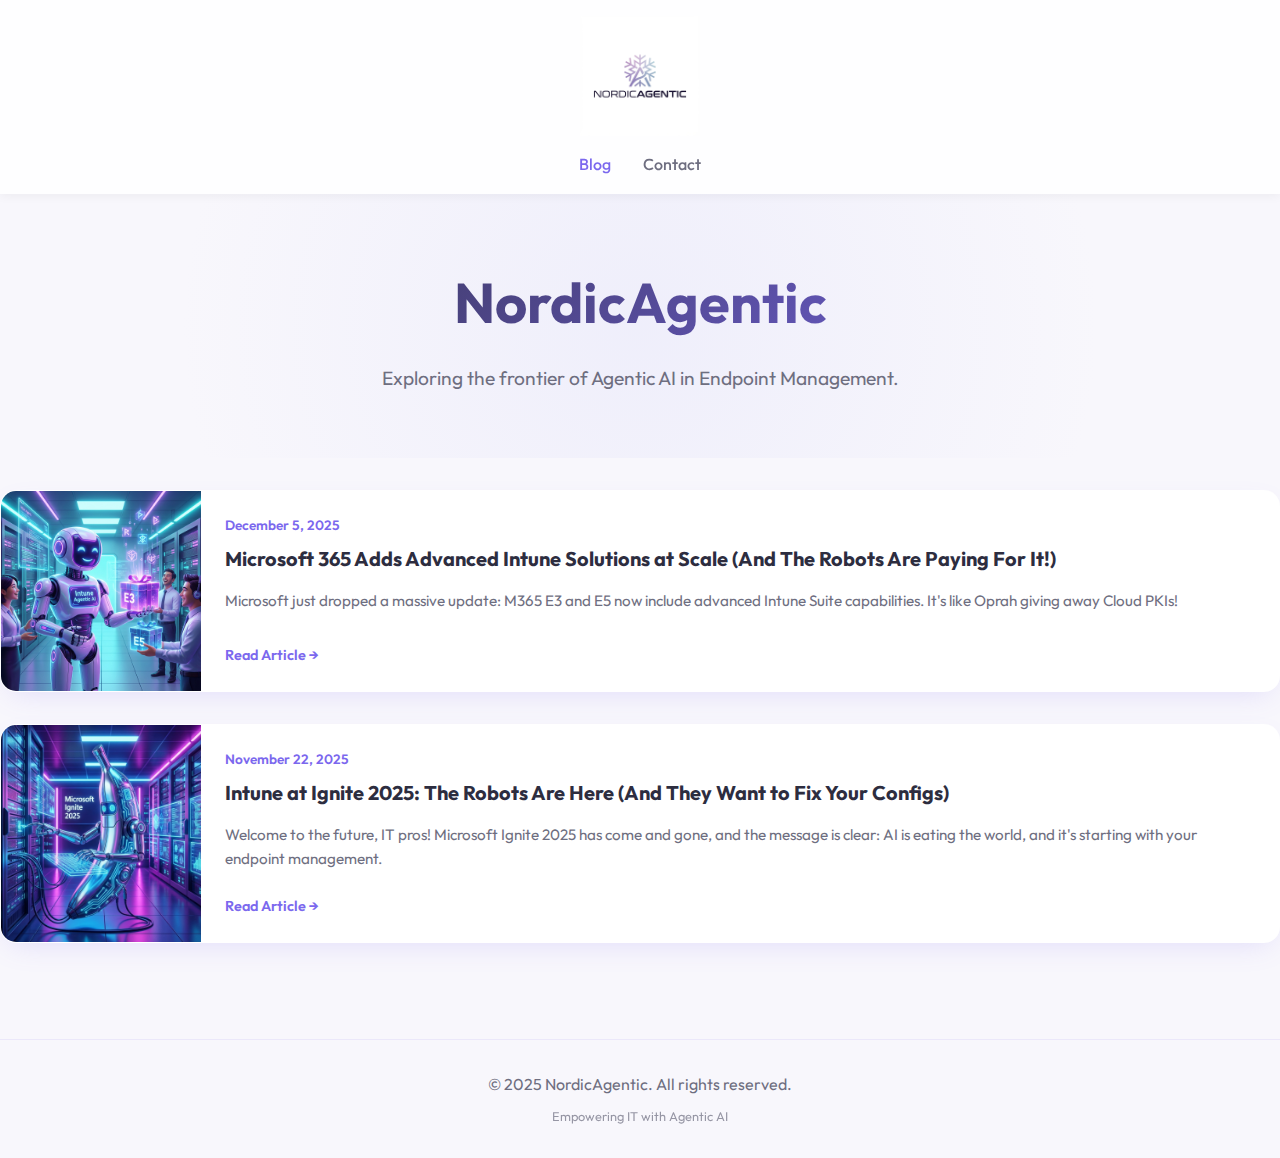
<file: index.html>
<!DOCTYPE html>
<html lang="en">

<head>
    <meta charset="UTF-8">
    <meta name="viewport" content="width=device-width, initial-scale=1.0">
    <title>Home - NordicAgentic</title>
    <link rel="preconnect" href="https://fonts.googleapis.com">
    <link rel="preconnect" href="https://fonts.gstatic.com" crossorigin>
    <link href="https://fonts.googleapis.com/css2?family=Outfit:wght@300;400;600;700&display=swap" rel="stylesheet">
    <link rel="stylesheet" href="assets/css/style.css">
</head>

<body>
    <header>
        <div class="nav-container">
            <a href="index.html" class="logo">
                <img src="assets/images/logo.png" alt="NordicAgentic Logo">
            </a>
            <nav>
                <ul>
                    <li><a href="index.html" class="active">Blog</a></li>
                    <li><a href="contact.html">Contact</a></li>
                </ul>
            </nav>
        </div>
    </header>
    <main>
        <section class="hero">
            <h1>NordicAgentic</h1>
            <p>Exploring the frontier of Agentic AI in Endpoint Management.</p>
        </section>

        <div class="blog-grid">
            <!-- Post 2 (New) -->
            <a href="microsoft-365-intune-scale.html" class="blog-card-link">
                <article class="blog-card">
                    <img src="assets/images/intune_gifts_robot.png" alt="Microsoft 365 Intune Update"
                        class="card-image">
                    <div class="card-content">
                        <span class="card-date">December 5, 2025</span>
                        <h2 class="card-title">Microsoft 365 Adds Advanced Intune Solutions at Scale (And The Robots Are
                            Paying For It!)</h2>
                        <p class="card-excerpt">Microsoft just dropped a massive update: M365 E3 and E5 now include
                            advanced Intune Suite capabilities. It's like Oprah giving away Cloud PKIs!</p>
                        <span class="read-more">Read Article &rarr;</span>
                    </div>
                </article>
            </a>

            <!-- Post 1 -->
            <a href="intune-ignite-2025.html" class="blog-card-link">
                <article class="blog-card">
                    <img src="assets/images/intune-robot.jpg" alt="Intune at Ignite 2025" class="card-image">
                    <div class="card-content">
                        <span class="card-date">November 22, 2025</span>
                        <h2 class="card-title">Intune at Ignite 2025: The Robots Are Here (And They Want to Fix Your
                            Configs)</h2>
                        <p class="card-excerpt">Welcome to the future, IT pros! Microsoft Ignite 2025 has come and gone,
                            and the message is clear: AI is eating the world, and it's starting with your endpoint
                            management.</p>
                        <span class="read-more">Read Article &rarr;</span>
                    </div>
                </article>
            </a>
        </div>
    </main>
    <footer>
        <p>&copy; 2025 NordicAgentic. All rights reserved.</p>
        <p style="font-size: 0.8rem; margin-top: 0.5rem; opacity: 0.7;">Empowering IT with Agentic AI</p>
    </footer>
</body>

</html>
</file>
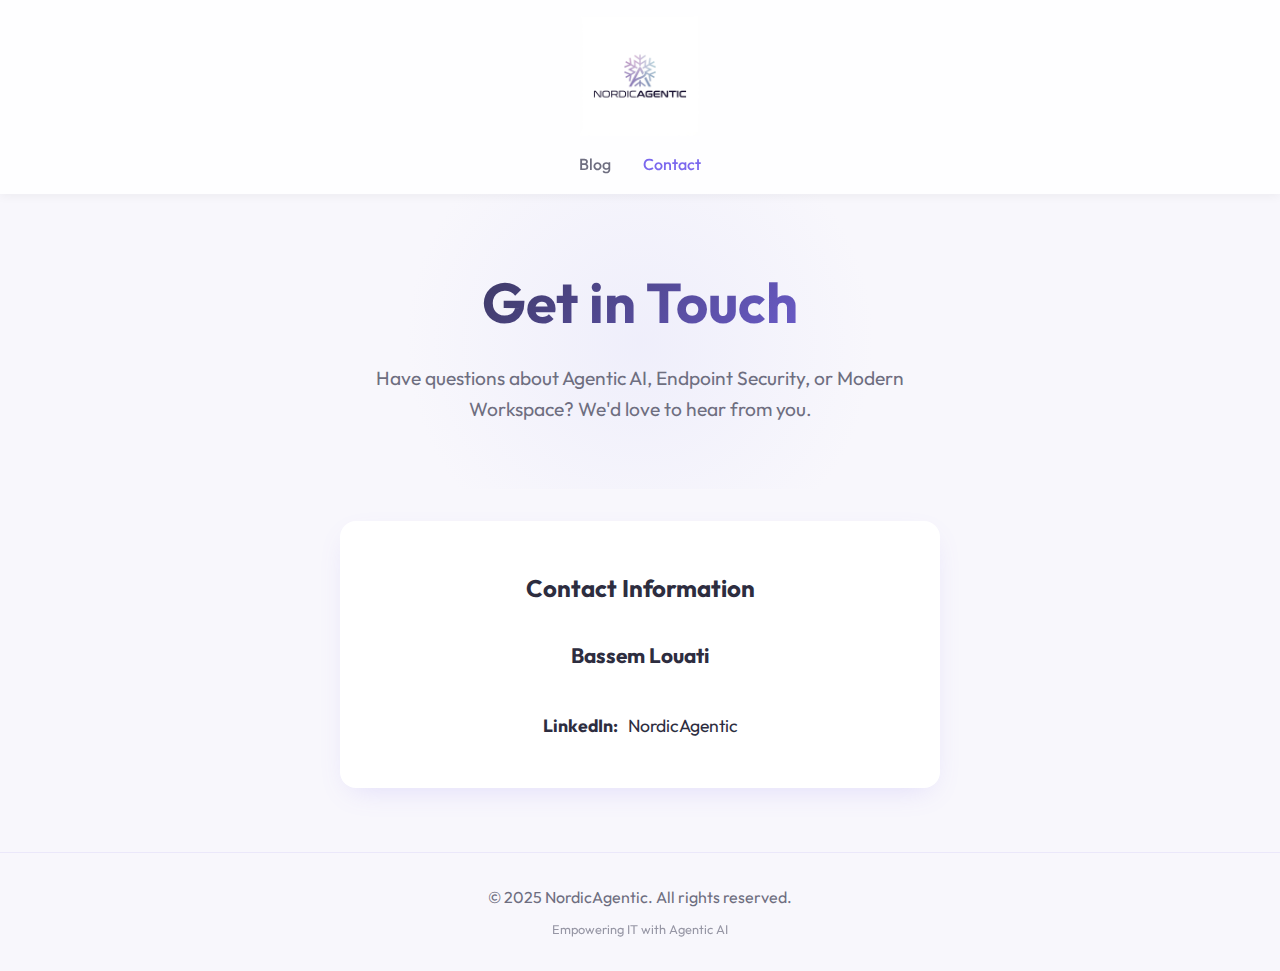
<file: contact.html>
<!DOCTYPE html>
<html lang="en">

<head>
    <meta charset="UTF-8">
    <meta name="viewport" content="width=device-width, initial-scale=1.0">
    <title>Contact - NordicAgentic</title>
    <link rel="preconnect" href="https://fonts.googleapis.com">
    <link rel="preconnect" href="https://fonts.gstatic.com" crossorigin>
    <link href="https://fonts.googleapis.com/css2?family=Outfit:wght@300;400;600;700&display=swap" rel="stylesheet">
    <link rel="stylesheet" href="assets/css/style.css">
</head>

<body>
    <header>
        <div class="nav-container">
            <a href="index.html" class="logo">
                <img src="assets/images/logo.png" alt="NordicAgentic Logo">
            </a>
            <nav>
                <ul>
                    <li><a href="index.html">Blog</a></li>
                    <li><a href="contact.html" class="active">Contact</a></li>
                </ul>
            </nav>
        </div>
    </header>
    <main>
        <div class="contact-container">
            <section class="hero">
                <h1>Get in Touch</h1>
                <p>Have questions about Agentic AI, Endpoint Security, or Modern Workspace? We'd love to hear from you.
                </p>
            </section>

            <div class="contact-card">
                <h2>Contact Information</h2>
                <div class="contact-info">
                    <div class="contact-item" style="font-size: 1.3rem; margin-bottom: 1.5rem;">
                        <strong>Bassem Louati</strong>
                    </div>
                    <div class="contact-item">
                        <strong>LinkedIn:</strong> <a href="https://www.linkedin.com/company/nordicagentic/"
                            target="_blank" rel="noopener noreferrer">NordicAgentic</a>
                    </div>
                </div>
            </div>
        </div>
    </main>
    <footer>
        <p>&copy; 2025 NordicAgentic. All rights reserved.</p>
        <p style="font-size: 0.8rem; margin-top: 0.5rem; opacity: 0.7;">Empowering IT with Agentic AI</p>
    </footer>
</body>

</html>
</file>
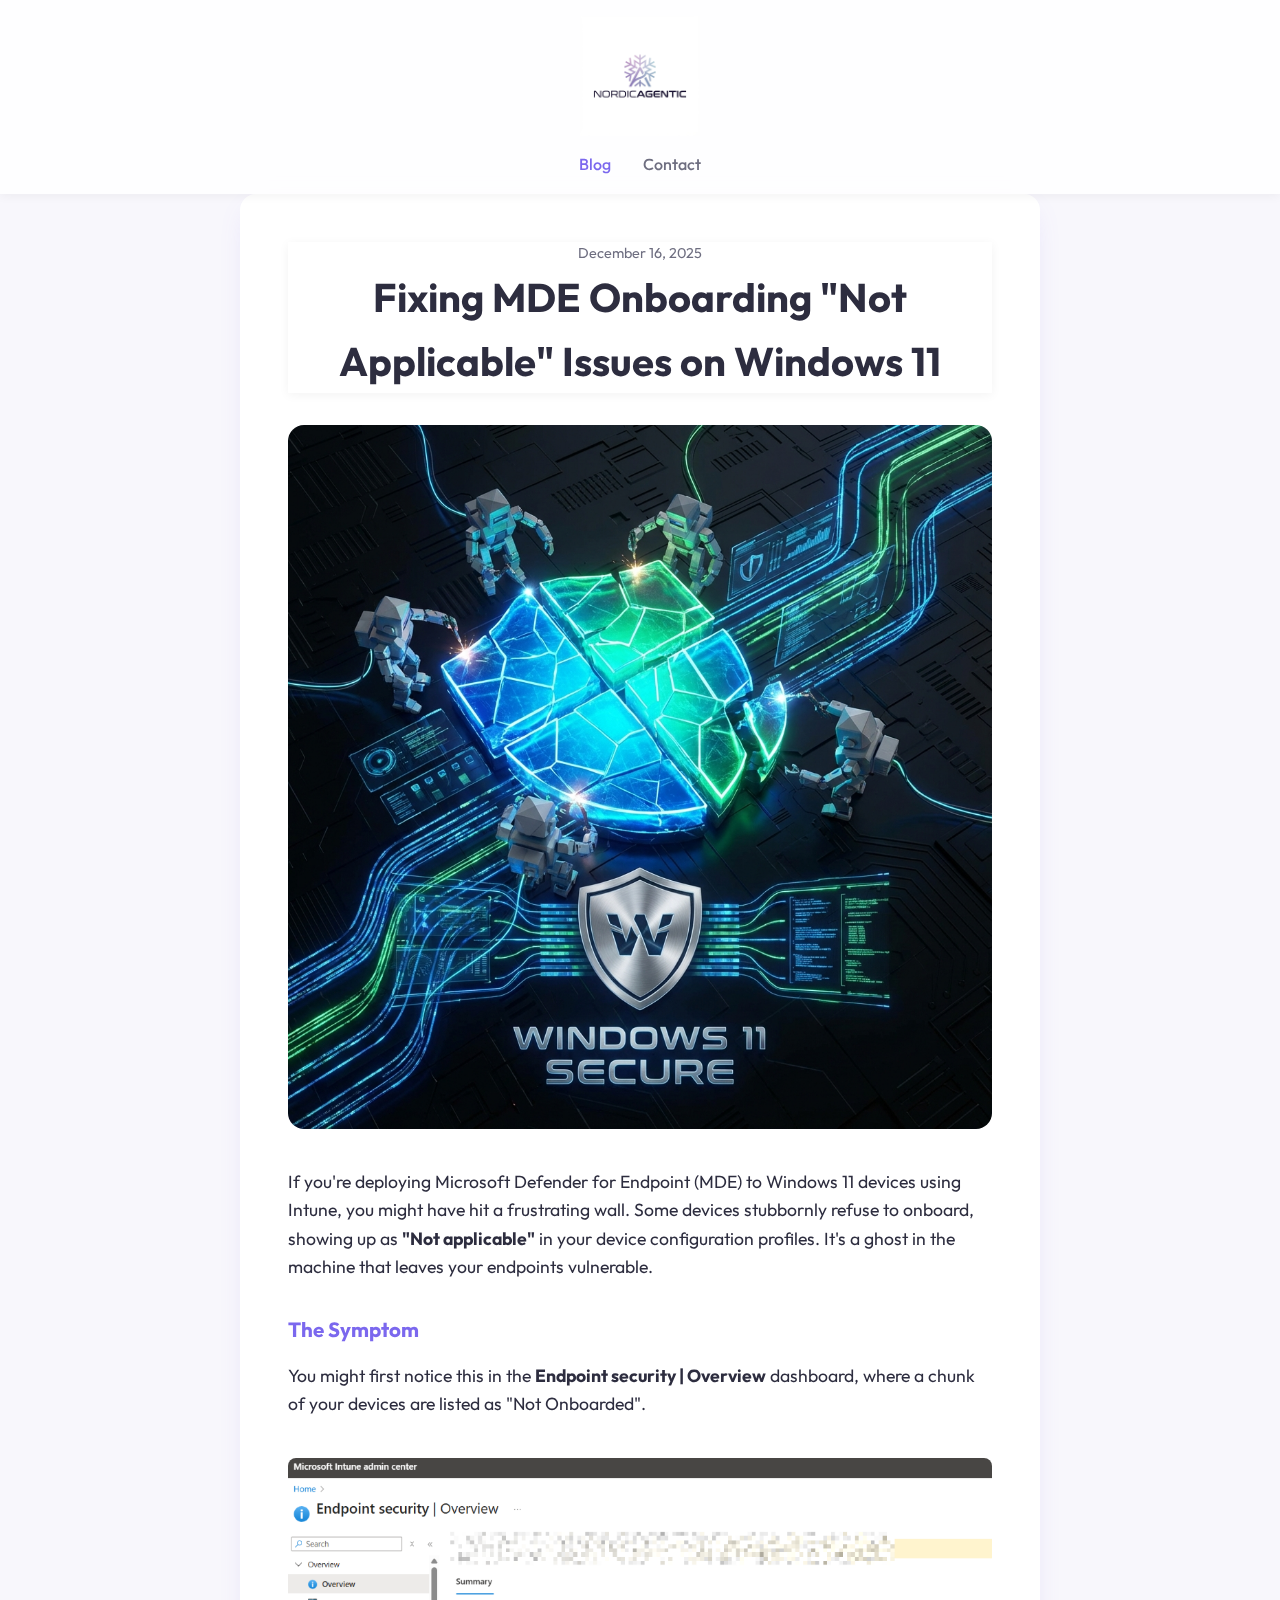
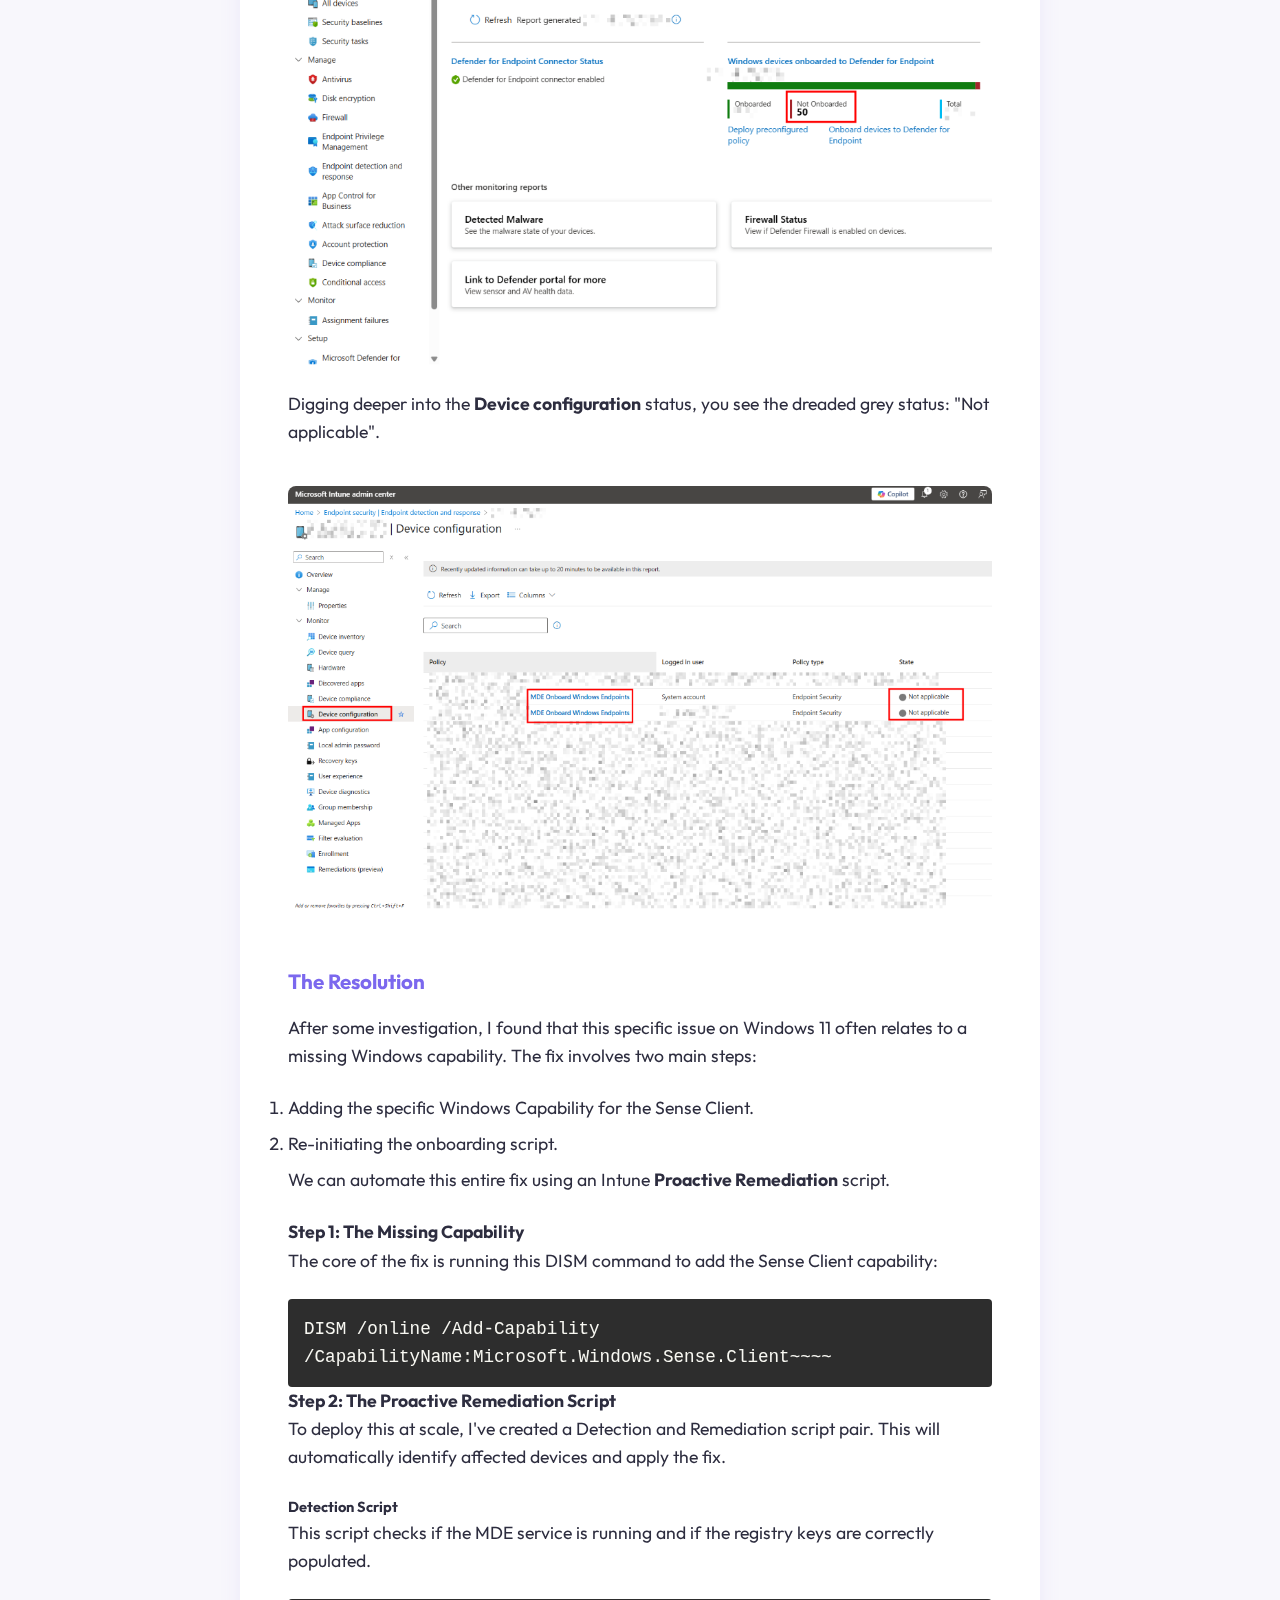
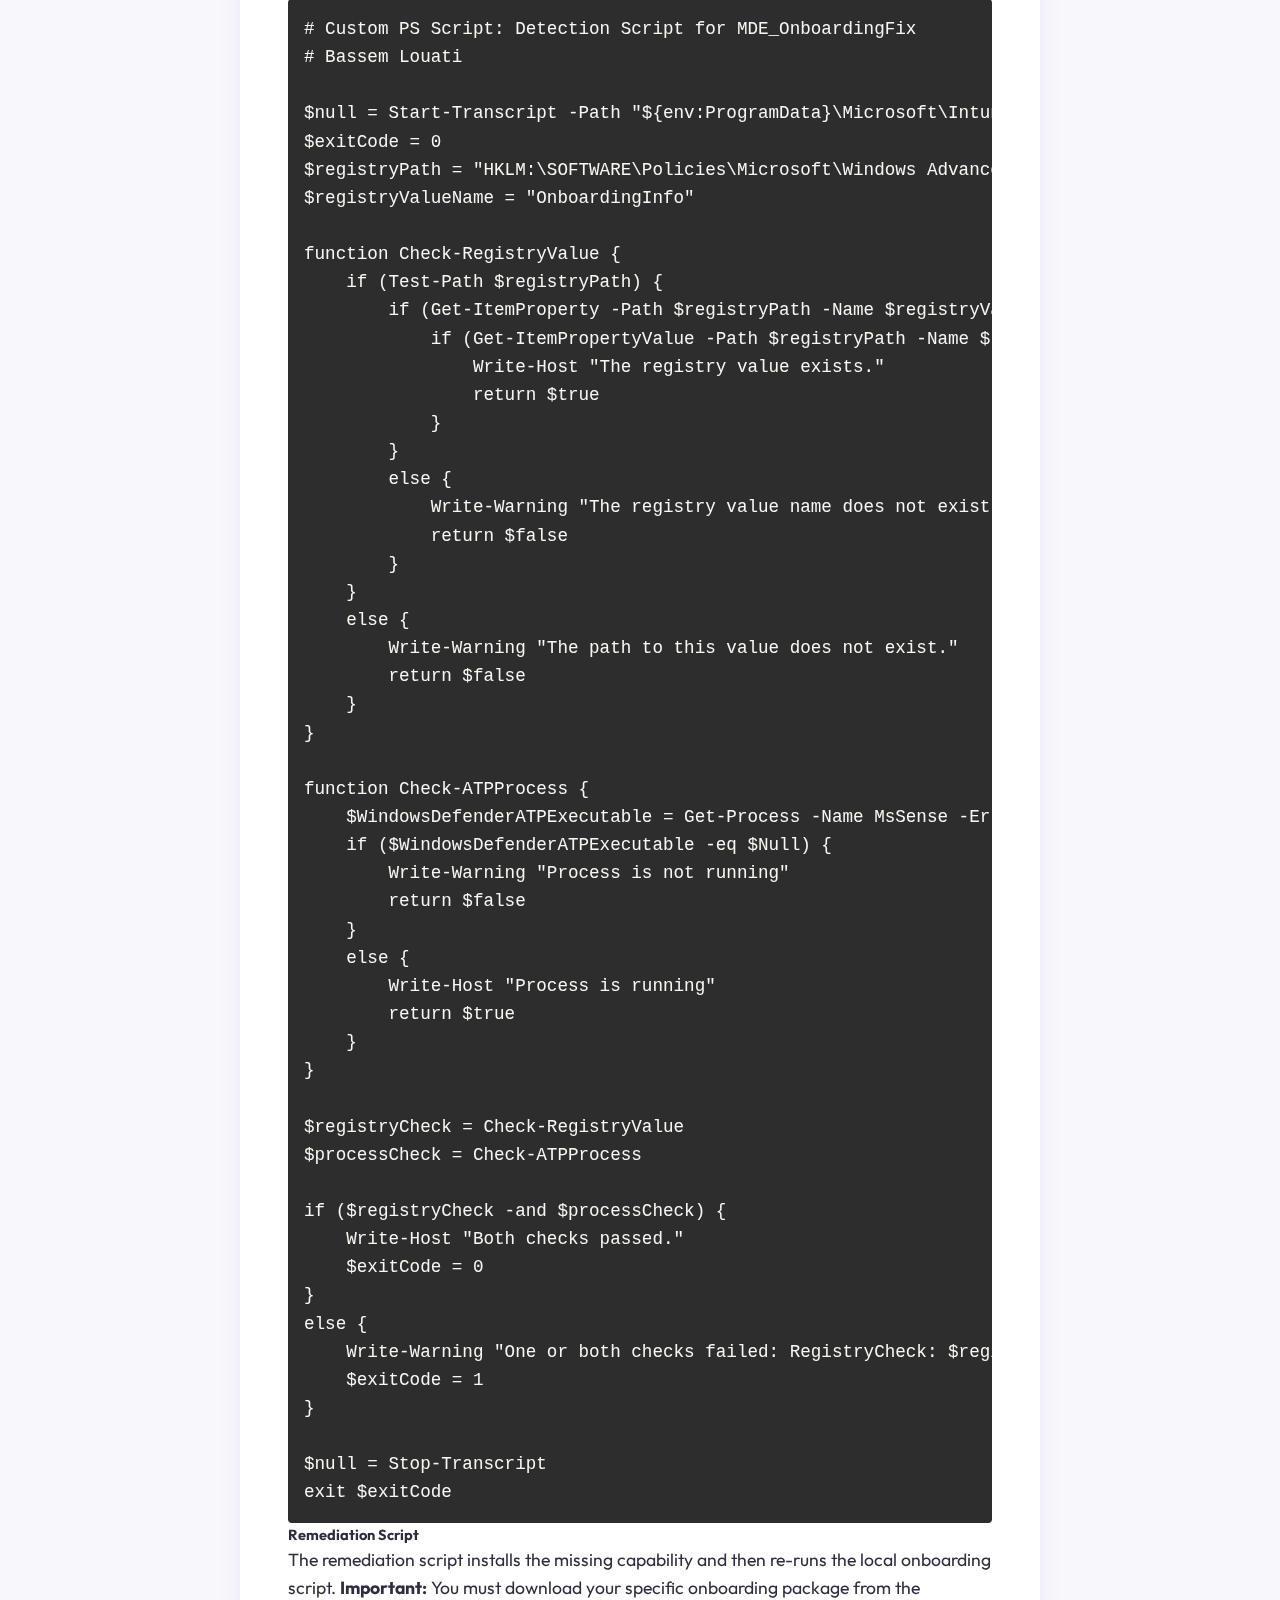
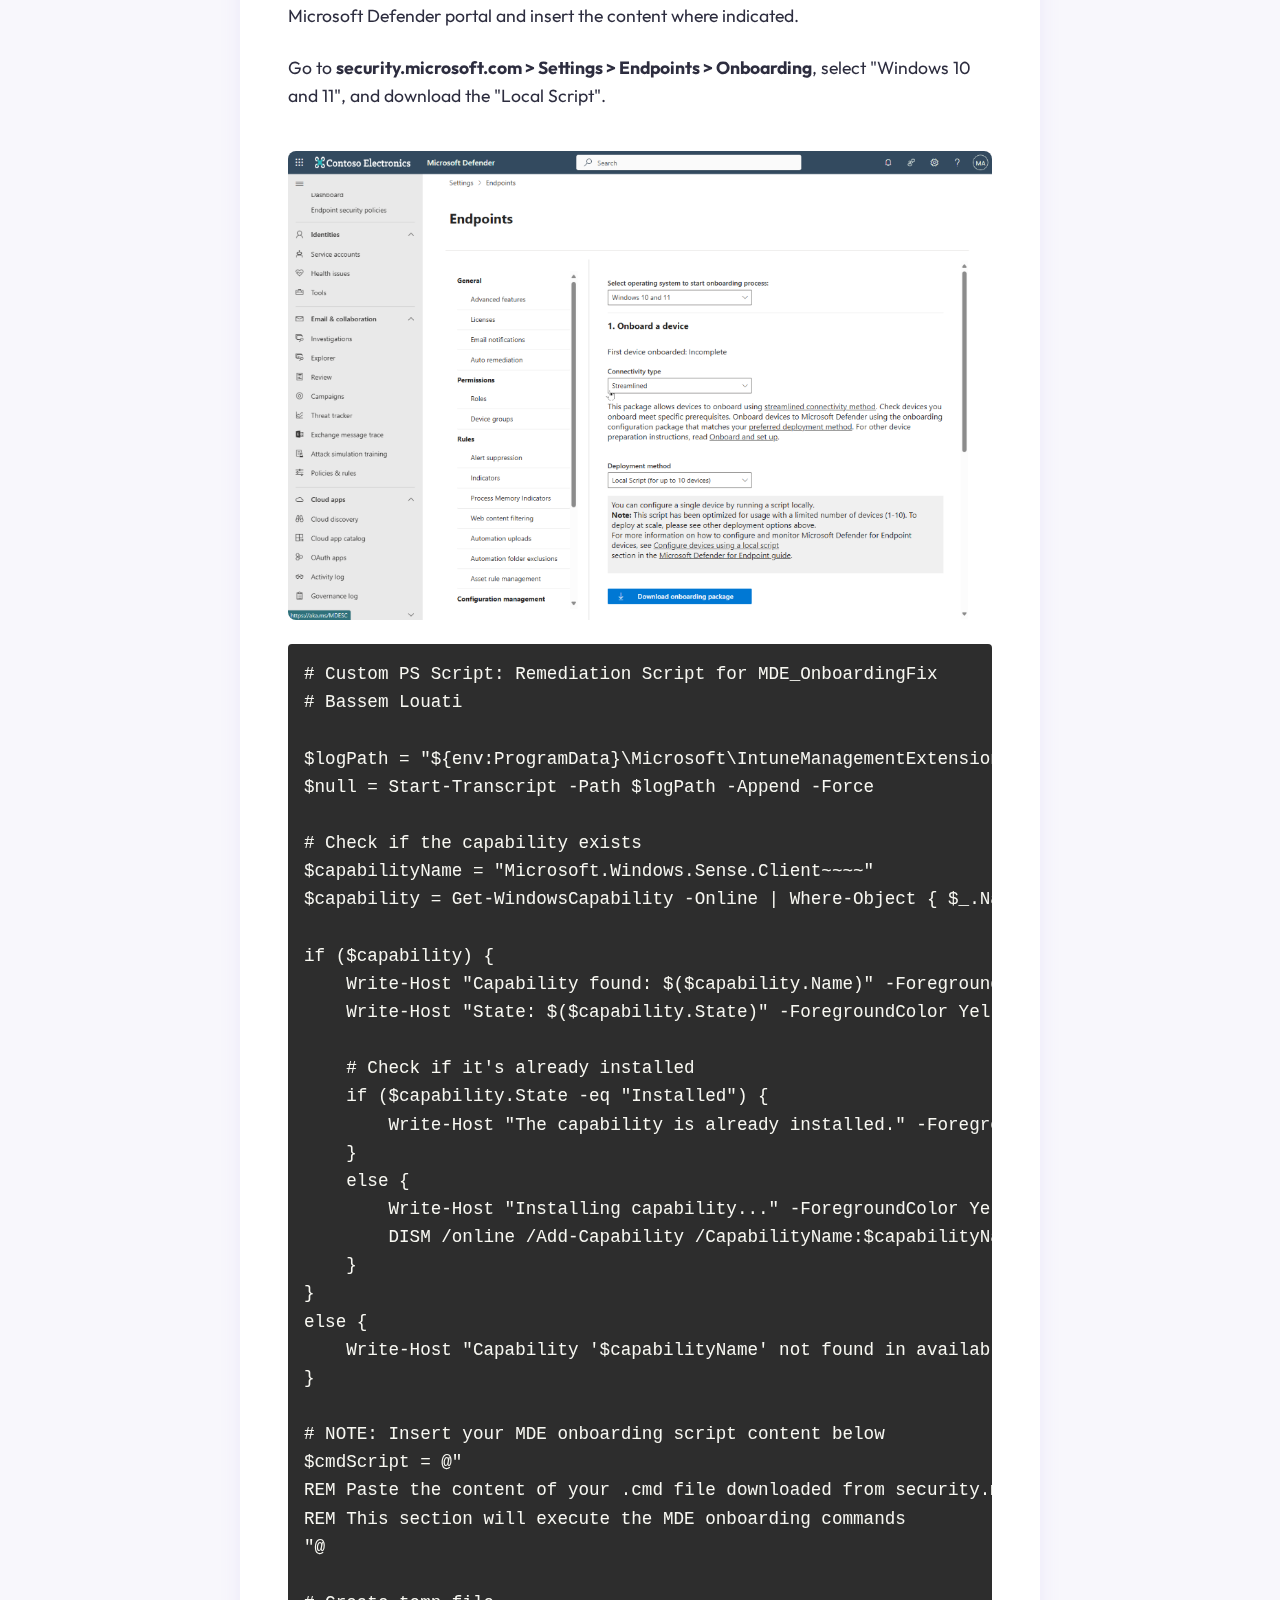
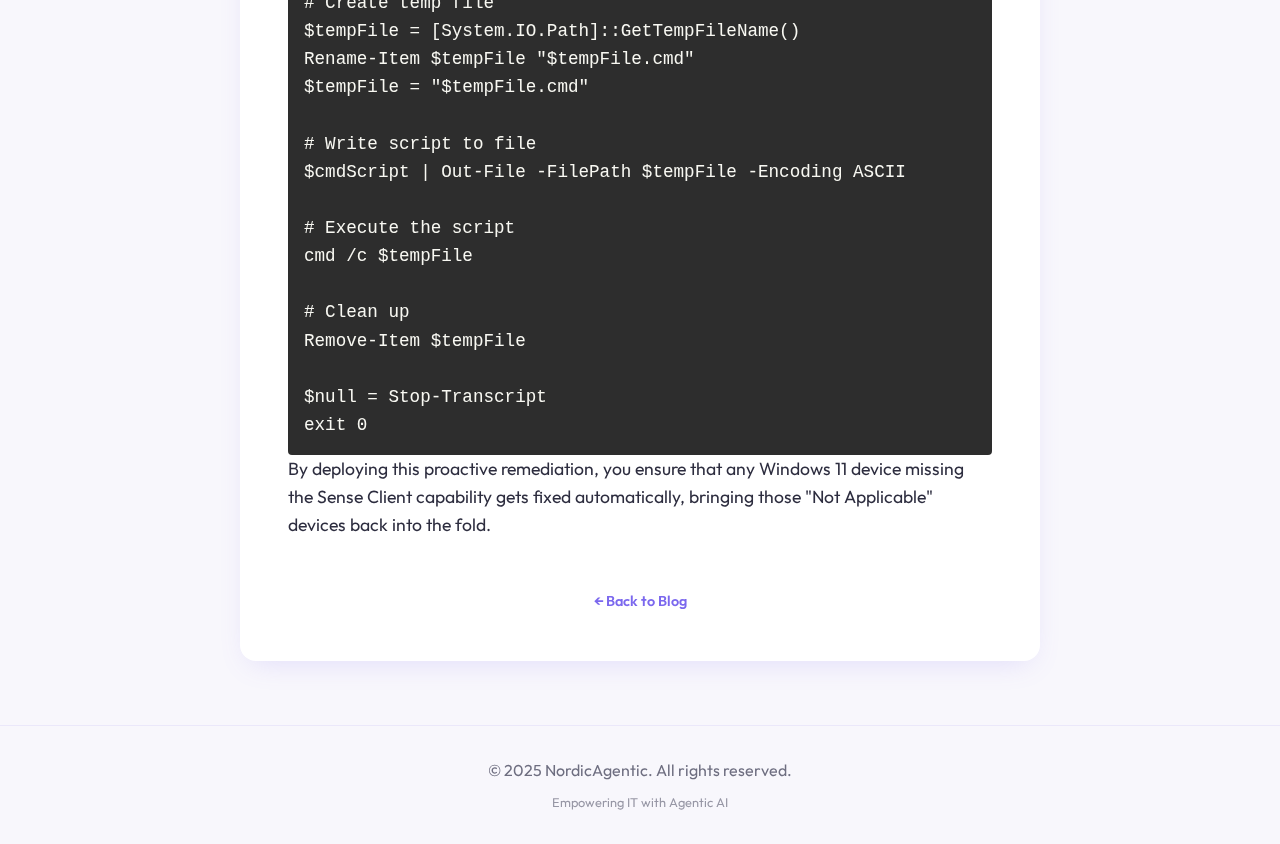
<file: fixing-mde-onboarding-windows-11.html>
<!DOCTYPE html>
<html lang="en">

<head>
    <meta charset="UTF-8">
    <meta name="viewport" content="width=device-width, initial-scale=1.0">
    <title>Fixing MDE Onboarding on Windows 11 - NordicAgentic</title>
    <link rel="preconnect" href="https://fonts.googleapis.com">
    <link rel="preconnect" href="https://fonts.gstatic.com" crossorigin>
    <link href="https://fonts.googleapis.com/css2?family=Outfit:wght@300;400;600;700&display=swap" rel="stylesheet">
    <link rel="stylesheet" href="assets/css/style.css">
</head>

<body>
    <header>
        <div class="nav-container">
            <a href="index.html" class="logo">
                <img src="assets/images/logo.png" alt="NordicAgentic Logo">
            </a>
            <nav>
                <ul>
                    <li><a href="index.html" class="active">Blog</a></li>
                    <li><a href="contact.html">Contact</a></li>
                </ul>
            </nav>
        </div>
    </header>
    <main>
        <article class="post-container">
            <header class="post-header">
                <div class="post-meta">December 16, 2025</div>
                <h1>Fixing MDE Onboarding "Not Applicable" Issues on Windows 11</h1>
            </header>

            <img src="assets/images/mde-header.png" alt="Windows 11 Security Fixing" class="post-image">

            <div class="post-content">
                <p>If you're deploying Microsoft Defender for Endpoint (MDE) to Windows 11 devices using Intune, you
                    might have hit a frustrating wall. Some devices stubbornly refuse to onboard, showing up as
                    <strong>"Not applicable"</strong> in your device configuration profiles. It's a ghost in the machine
                    that leaves your endpoints vulnerable.</p>

                <h3>The Symptom</h3>
                <p>You might first notice this in the <strong>Endpoint security | Overview</strong> dashboard, where a
                    chunk of your devices are listed as "Not Onboarded".</p>
                <img src="assets/images/mde-issue-overview.png"
                    alt="Endpoint Security Overview showing not onboarded devices"
                    style="width: 100%; border-radius: 8px; margin: 1rem 0;">

                <p>Digging deeper into the <strong>Device configuration</strong> status, you see the dreaded grey
                    status: "Not applicable".</p>
                <img src="assets/images/mde-issue-not-applicable.png"
                    alt="Device configuration showing Not Applicable status"
                    style="width: 100%; border-radius: 8px; margin: 1rem 0;">

                <h3>The Resolution</h3>
                <p>After some investigation, I found that this specific issue on Windows 11 often relates to a missing
                    Windows capability. The fix involves two main steps:</p>
                <ol>
                    <li>Adding the specific Windows Capability for the Sense Client.</li>
                    <li>Re-initiating the onboarding script.</li>
                </ol>

                <p>We can automate this entire fix using an Intune <strong>Proactive Remediation</strong> script.</p>

                <h4>Step 1: The Missing Capability</h4>
                <p>The core of the fix is running this DISM command to add the Sense Client capability:</p>
                <code class="language-powershell"
                    style="display:block; padding: 1rem; background: #2d2d2d; color: #f8f8f2; border-radius: 4px; overflow-x: auto;">DISM /online /Add-Capability /CapabilityName:Microsoft.Windows.Sense.Client~~~~</code>

                <h4>Step 2: The Proactive Remediation Script</h4>
                <p>To deploy this at scale, I've created a Detection and Remediation script pair. This will
                    automatically identify affected devices and apply the fix.</p>

                <h5>Detection Script</h5>
                <p>This script checks if the MDE service is running and if the registry keys are correctly populated.
                </p>
                <pre><code class="language-powershell" style="display:block; padding: 1rem; background: #2d2d2d; color: #f8f8f2; border-radius: 4px; overflow-x: auto;"># Custom PS Script: Detection Script for MDE_OnboardingFix
# Bassem Louati

$null = Start-Transcript -Path "${env:ProgramData}\Microsoft\IntuneManagementExtension\Logs\MDE_OnboardingFix_DetectionScript.log" -Append -Force
$exitCode = 0
$registryPath = "HKLM:\SOFTWARE\Policies\Microsoft\Windows Advanced Threat Protection"
$registryValueName = "OnboardingInfo"

function Check-RegistryValue {
    if (Test-Path $registryPath) {
        if (Get-ItemProperty -Path $registryPath -Name $registryValueName -ErrorAction Ignore) {
            if (Get-ItemPropertyValue -Path $registryPath -Name $registryValueName -ErrorAction Ignore) {
                Write-Host "The registry value exists."
                return $true
            }
        }
        else {
            Write-Warning "The registry value name does not exist."
            return $false
        }
    }
    else {
        Write-Warning "The path to this value does not exist."
        return $false
    }
}

function Check-ATPProcess {
    $WindowsDefenderATPExecutable = Get-Process -Name MsSense -ErrorAction SilentlyContinue
    if ($WindowsDefenderATPExecutable -eq $Null) {
        Write-Warning "Process is not running"
        return $false
    }
    else {
        Write-Host "Process is running"
        return $true
    }
}

$registryCheck = Check-RegistryValue
$processCheck = Check-ATPProcess

if ($registryCheck -and $processCheck) {
    Write-Host "Both checks passed."
    $exitCode = 0
}
else {
    Write-Warning "One or both checks failed: RegistryCheck: $registryCheck | ProcessCheck: $processCheck"
    $exitCode = 1
}

$null = Stop-Transcript
exit $exitCode</code></pre>

                <h5>Remediation Script</h5>
                <p>The remediation script installs the missing capability and then re-runs the local onboarding script.
                    <strong>Important:</strong> You must download your specific onboarding package from the Microsoft
                    Defender portal and insert the content where indicated.</p>

                <p>Go to <strong>security.microsoft.com > Settings > Endpoints > Onboarding</strong>, select "Windows 10
                    and 11", and download the "Local Script".</p>
                <img src="assets/images/mde-download-script.png" alt="Downloading the onboarding package"
                    style="width: 100%; border-radius: 8px; margin: 1rem 0;">

                <pre><code class="language-powershell" style="display:block; padding: 1rem; background: #2d2d2d; color: #f8f8f2; border-radius: 4px; overflow-x: auto;"># Custom PS Script: Remediation Script for MDE_OnboardingFix
# Bassem Louati

$logPath = "${env:ProgramData}\Microsoft\IntuneManagementExtension\Logs\MDE_OnboardingFix_RemediationScript.log"
$null = Start-Transcript -Path $logPath -Append -Force

# Check if the capability exists
$capabilityName = "Microsoft.Windows.Sense.Client~~~~"
$capability = Get-WindowsCapability -Online | Where-Object { $_.Name -eq $capabilityName }

if ($capability) {
    Write-Host "Capability found: $($capability.Name)" -ForegroundColor Green
    Write-Host "State: $($capability.State)" -ForegroundColor Yellow
    
    # Check if it's already installed
    if ($capability.State -eq "Installed") {
        Write-Host "The capability is already installed." -ForegroundColor Cyan
    }
    else {
        Write-Host "Installing capability..." -ForegroundColor Yellow
        DISM /online /Add-Capability /CapabilityName:$capabilityName
    }
}
else {
    Write-Host "Capability '$capabilityName' not found in available capabilities." -ForegroundColor Red
}

# NOTE: Insert your MDE onboarding script content below
$cmdScript = @"
REM Paste the content of your .cmd file downloaded from security.microsoft.com here
REM This section will execute the MDE onboarding commands
"@

# Create temp file
$tempFile = [System.IO.Path]::GetTempFileName()
Rename-Item $tempFile "$tempFile.cmd"
$tempFile = "$tempFile.cmd"

# Write script to file
$cmdScript | Out-File -FilePath $tempFile -Encoding ASCII

# Execute the script
cmd /c $tempFile

# Clean up
Remove-Item $tempFile

$null = Stop-Transcript
exit 0</code></pre>

                <p>By deploying this proactive remediation, you ensure that any Windows 11 device missing the Sense
                    Client capability gets fixed automatically, bringing those "Not Applicable" devices back into the
                    fold.</p>
            </div>

            <div style="margin-top: 3rem; text-align: center;">
                <a href="index.html" class="read-more">&larr; Back to Blog</a>
            </div>
        </article>
    </main>
    <footer>
        <p>&copy; 2025 NordicAgentic. All rights reserved.</p>
        <p style="font-size: 0.8rem; margin-top: 0.5rem; opacity: 0.7;">Empowering IT with Agentic AI</p>
    </footer>
</body>

</html>
</file>
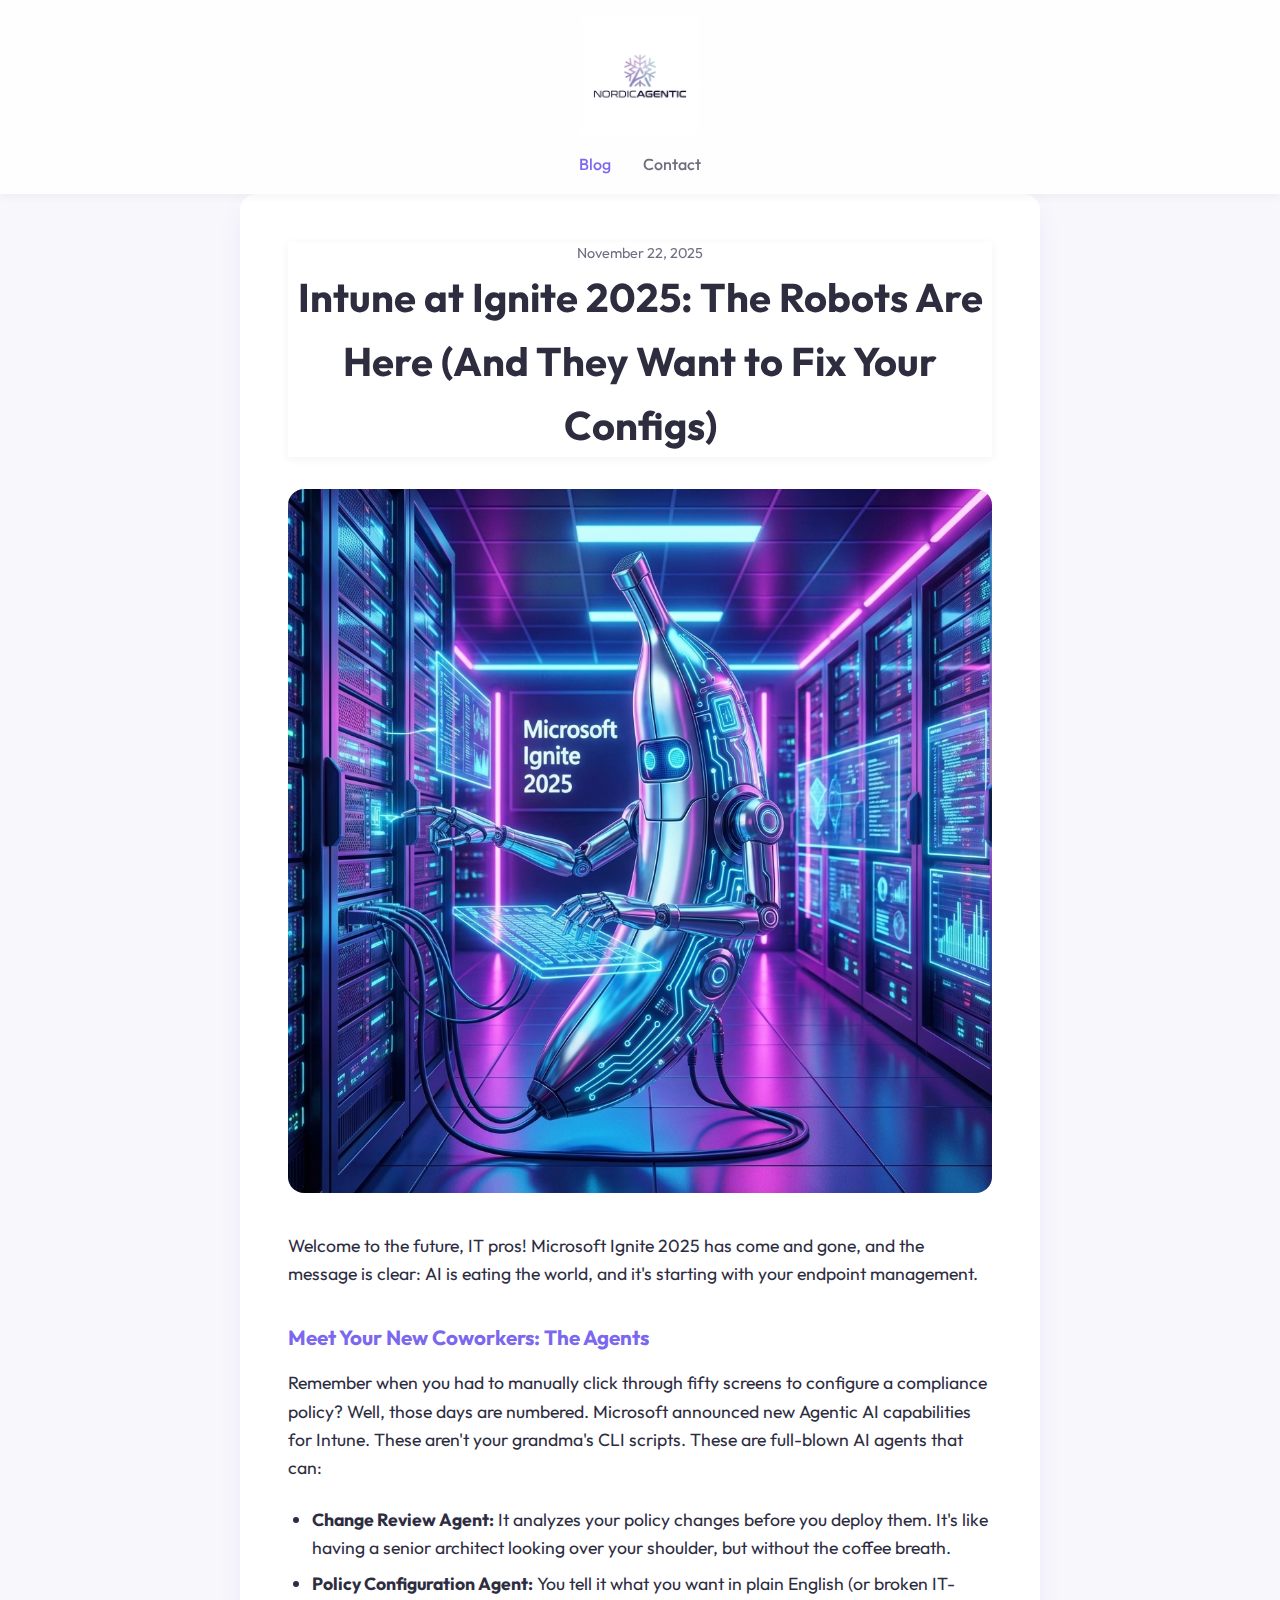
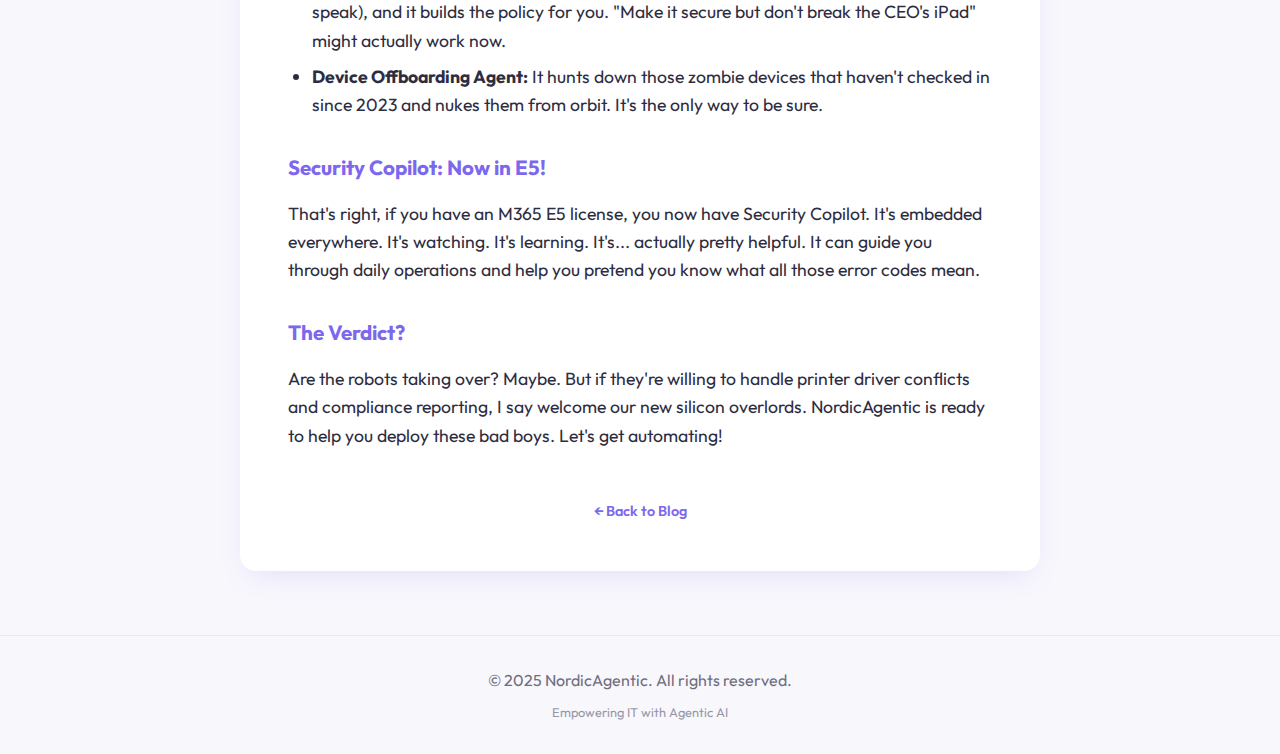
<file: intune-ignite-2025.html>
<!DOCTYPE html>
<html lang="en">

<head>
    <meta charset="UTF-8">
    <meta name="viewport" content="width=device-width, initial-scale=1.0">
    <title>Intune at Ignite 2025 - NordicAgentic</title>
    <link rel="preconnect" href="https://fonts.googleapis.com">
    <link rel="preconnect" href="https://fonts.gstatic.com" crossorigin>
    <link href="https://fonts.googleapis.com/css2?family=Outfit:wght@300;400;600;700&display=swap" rel="stylesheet">
    <link rel="stylesheet" href="assets/css/style.css">
</head>

<body>
    <header>
        <div class="nav-container">
            <a href="index.html" class="logo">
                <img src="assets/images/logo.png" alt="NordicAgentic Logo">
            </a>
            <nav>
                <ul>
                    <li><a href="index.html" class="active">Blog</a></li>
                    <li><a href="contact.html">Contact</a></li>
                </ul>
            </nav>
        </div>
    </header>
    <main>
        <article class="post-container">
            <header class="post-header">
                <div class="post-meta">November 22, 2025</div>
                <h1>Intune at Ignite 2025: The Robots Are Here (And They Want to Fix Your Configs)</h1>
            </header>

            <img src="assets/images/intune-robot.jpg" alt="Intune at Ignite 2025" class="post-image">

            <div class="post-content">
                <p>Welcome to the future, IT pros! Microsoft Ignite 2025 has come and gone, and the message is clear: AI
                    is eating the world, and it's starting with your endpoint management.</p>
                <h3>Meet Your New Coworkers: The Agents</h3>
                <p>Remember when you had to manually click through fifty screens to configure a compliance policy? Well,
                    those days are numbered. Microsoft announced new Agentic AI capabilities for Intune. These aren't
                    your grandma's CLI scripts. These are full-blown AI agents that can:</p>
                <ul>
                    <li><strong>Change Review Agent:</strong> It analyzes your policy changes before you deploy them.
                        It's like having a senior architect looking over your shoulder, but without the coffee breath.
                    </li>
                    <li><strong>Policy Configuration Agent:</strong> You tell it what you want in plain English (or
                        broken IT-speak), and it builds the policy for you. "Make it secure but don't break the CEO's
                        iPad" might actually work now.</li>
                    <li><strong>Device Offboarding Agent:</strong> It hunts down those zombie devices that haven't
                        checked in since 2023 and nukes them from orbit. It's the only way to be sure.</li>
                </ul>
                <h3>Security Copilot: Now in E5!</h3>
                <p>That's right, if you have an M365 E5 license, you now have Security Copilot. It's embedded
                    everywhere. It's watching. It's learning. It's... actually pretty helpful. It can guide you through
                    daily operations and help you pretend you know what all those error codes mean.</p>
                <h3>The Verdict?</h3>
                <p>Are the robots taking over? Maybe. But if they're willing to handle printer driver conflicts and
                    compliance reporting, I say welcome our new silicon overlords. NordicAgentic is ready to help you
                    deploy these bad boys. Let's get automating!</p>
            </div>

            <div style="margin-top: 3rem; text-align: center;">
                <a href="index.html" class="read-more">&larr; Back to Blog</a>
            </div>
        </article>
    </main>
    <footer>
        <p>&copy; 2025 NordicAgentic. All rights reserved.</p>
        <p style="font-size: 0.8rem; margin-top: 0.5rem; opacity: 0.7;">Empowering IT with Agentic AI</p>
    </footer>
</body>

</html>
</file>
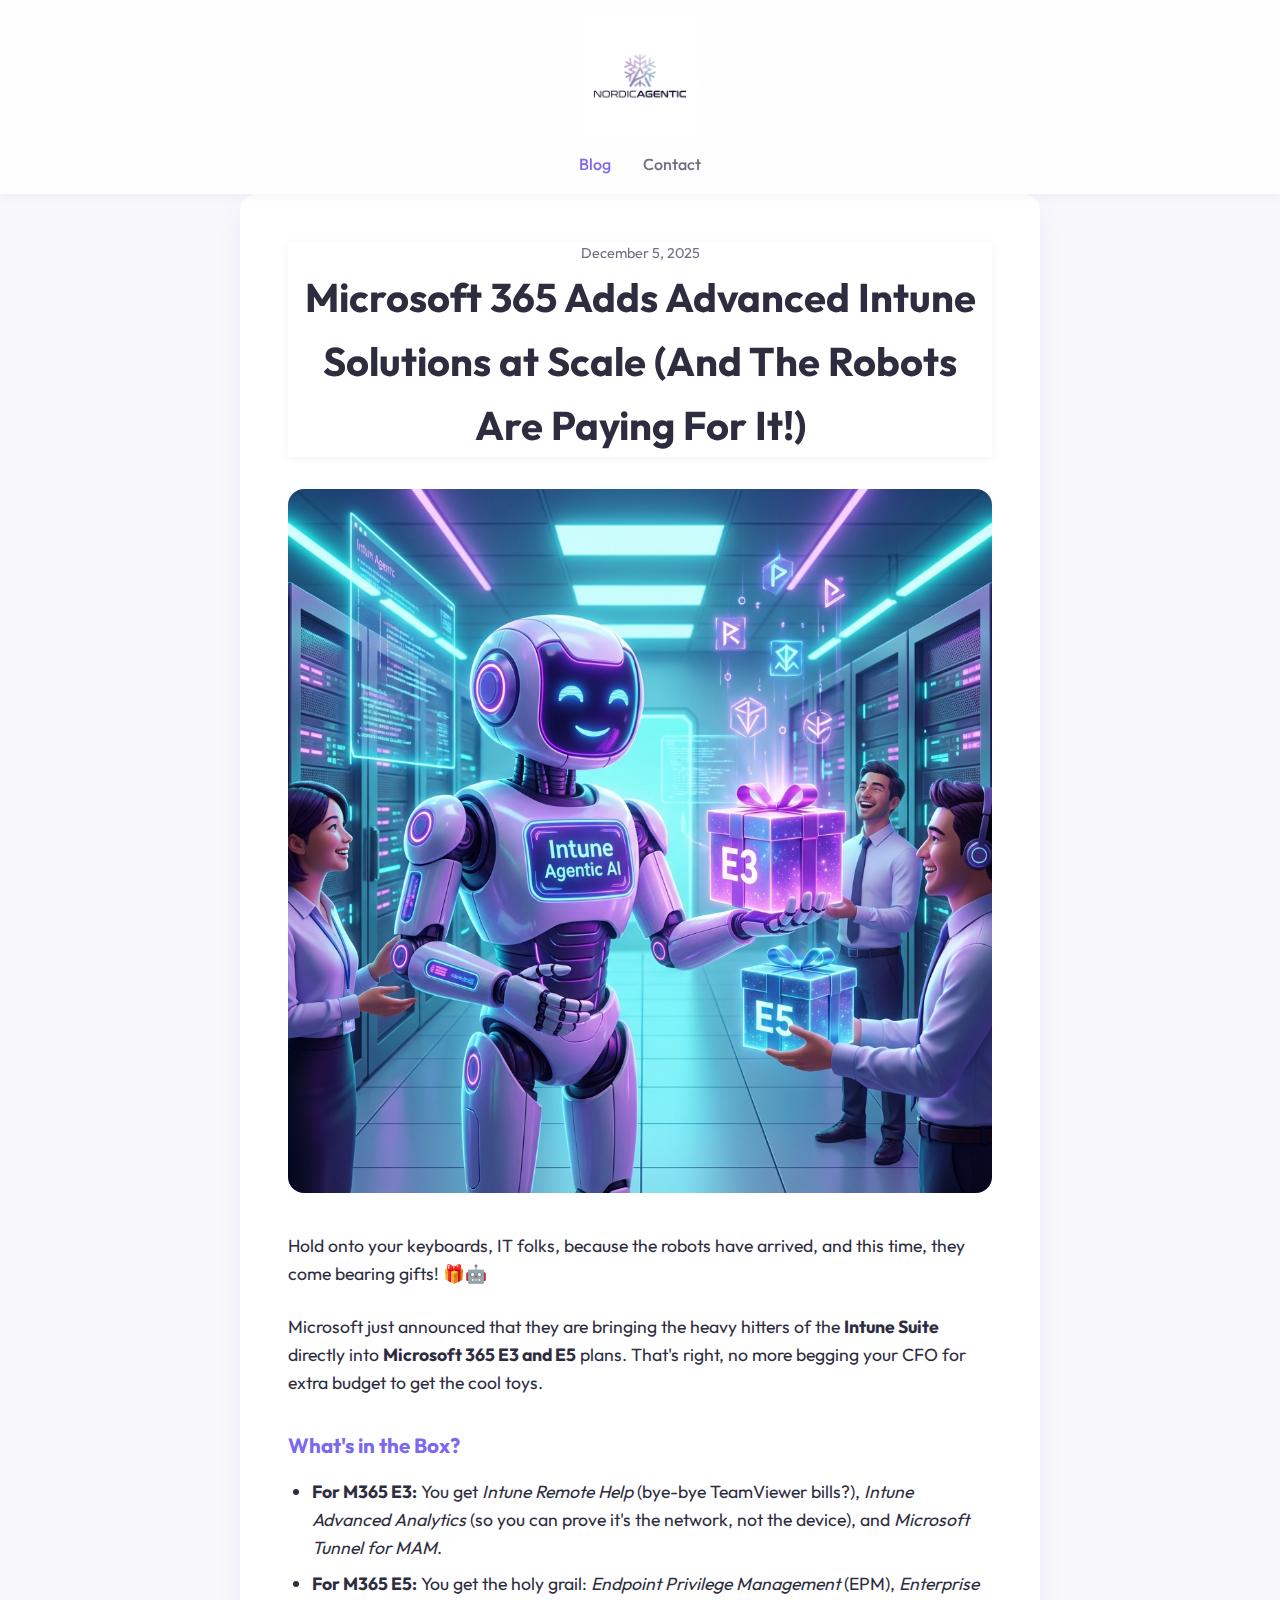
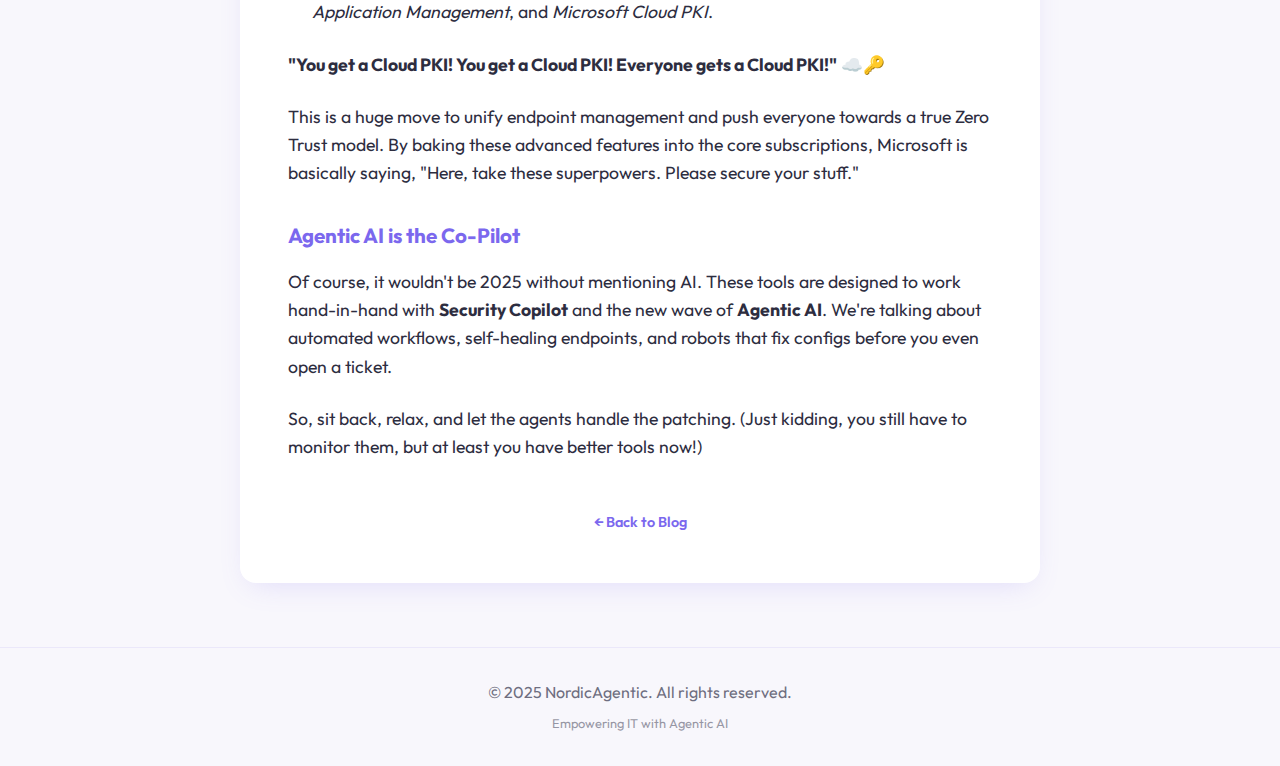
<file: microsoft-365-intune-scale.html>
<!DOCTYPE html>
<html lang="en">

<head>
    <meta charset="UTF-8">
    <meta name="viewport" content="width=device-width, initial-scale=1.0">
    <title>Microsoft 365 Adds Advanced Intune Solutions - NordicAgentic</title>
    <link rel="preconnect" href="https://fonts.googleapis.com">
    <link rel="preconnect" href="https://fonts.gstatic.com" crossorigin>
    <link href="https://fonts.googleapis.com/css2?family=Outfit:wght@300;400;600;700&display=swap" rel="stylesheet">
    <link rel="stylesheet" href="assets/css/style.css">
</head>

<body>
    <header>
        <div class="nav-container">
            <a href="index.html" class="logo">
                <img src="assets/images/logo.png" alt="NordicAgentic Logo">
            </a>
            <nav>
                <ul>
                    <li><a href="index.html" class="active">Blog</a></li>
                    <li><a href="contact.html">Contact</a></li>
                </ul>
            </nav>
        </div>
    </header>
    <main>
        <article class="post-container">
            <header class="post-header">
                <div class="post-meta">December 5, 2025</div>
                <h1>Microsoft 365 Adds Advanced Intune Solutions at Scale (And The Robots Are Paying For It!)</h1>
            </header>

            <img src="assets/images/intune_gifts_robot.png" alt="Microsoft 365 Intune Update" class="post-image">

            <div class="post-content">
                <p>Hold onto your keyboards, IT folks, because the robots have arrived, and this time, they come bearing
                    gifts! 🎁🤖</p>
                <p>Microsoft just announced that they are bringing the heavy hitters of the <strong>Intune
                        Suite</strong> directly into <strong>Microsoft 365 E3 and E5</strong> plans. That's right, no
                    more begging your CFO for extra budget to get the cool toys.</p>

                <h3>What's in the Box?</h3>
                <ul>
                    <li><strong>For M365 E3:</strong> You get <em>Intune Remote Help</em> (bye-bye TeamViewer bills?),
                        <em>Intune Advanced Analytics</em> (so you can prove it's the network, not the device), and
                        <em>Microsoft Tunnel for MAM</em>.</li>
                    <li><strong>For M365 E5:</strong> You get the holy grail: <em>Endpoint Privilege Management</em>
                        (EPM), <em>Enterprise Application Management</em>, and <em>Microsoft Cloud PKI</em>.</li>
                </ul>

                <p><strong>"You get a Cloud PKI! You get a Cloud PKI! Everyone gets a Cloud PKI!"</strong> ☁️🔑</p>

                <p>This is a huge move to unify endpoint management and push everyone towards a true Zero Trust model.
                    By baking these advanced features into the core subscriptions, Microsoft is basically saying, "Here,
                    take these superpowers. Please secure your stuff."</p>

                <h3>Agentic AI is the Co-Pilot</h3>
                <p>Of course, it wouldn't be 2025 without mentioning AI. These tools are designed to work hand-in-hand
                    with <strong>Security Copilot</strong> and the new wave of <strong>Agentic AI</strong>. We're
                    talking about automated workflows, self-healing endpoints, and robots that fix configs before you
                    even open a ticket.</p>

                <p>So, sit back, relax, and let the agents handle the patching. (Just kidding, you still have to monitor
                    them, but at least you have better tools now!)</p>
            </div>

            <div style="margin-top: 3rem; text-align: center;">
                <a href="index.html" class="read-more">&larr; Back to Blog</a>
            </div>
        </article>
    </main>
    <footer>
        <p>&copy; 2025 NordicAgentic. All rights reserved.</p>
        <p style="font-size: 0.8rem; margin-top: 0.5rem; opacity: 0.7;">Empowering IT with Agentic AI</p>
    </footer>
</body>

</html>
</file>
<file: assets/css/style.css>
:root {
    --primary: #BFAEE3;
    /* Digital Lavender - slightly deeper for visibility */
    --primary-light: #E6E6FA;
    /* Standard Lavender */
    --primary-dark: #7B68EE;
    /* Medium Slate Blue */
    --accent: #00D4FF;
    /* Cyan for techy contrast */
    --bg-body: #F8F7FC;
    /* Very light lavender tint */
    --bg-card: #FFFFFF;
    --text-main: #2D2D3F;
    --text-muted: #6E6E80;
    --border-radius: 16px;
    --shadow: 0 10px 30px -10px rgba(123, 104, 238, 0.2);
    --font-main: 'Outfit', sans-serif;
}

* {
    box-sizing: border-box;
    margin: 0;
    padding: 0;
}

body {
    font-family: var(--font-main);
    background-color: var(--bg-body);
    color: var(--text-main);
    line-height: 1.6;
    overflow-x: hidden;
}

a {
    text-decoration: none;
    color: inherit;
    transition: color 0.3s ease;
}

/* Header */
header {
    background: rgba(255, 255, 255, 0.8);
    backdrop-filter: blur(12px);
    -webkit-backdrop-filter: blur(12px);
    position: sticky;
    top: 0;
    z-index: 1000;
    width: 100%;
    box-shadow: 0 2px 10px rgba(0, 0, 0, 0.05);
}

.nav-container {
    max-width: 1200px;
    margin: 0 auto;
    padding: 1rem 2rem;
    display: flex;
    flex-direction: column;
    gap: 1rem;
    justify-content: center;
    align-items: center;
}

.logo {
    display: flex;
    align-items: center;
    gap: 12px;
    font-weight: 700;
    font-size: 1.8rem;
    color: var(--text-main);
    justify-content: center;
}

.logo img {
    height: 120px;
    width: auto;
}

.logo span {
    background: linear-gradient(135deg, var(--primary-dark), var(--accent));
    background-clip: text;
    -webkit-background-clip: text;
    -webkit-text-fill-color: transparent;
}

nav ul {
    display: flex;
    gap: 2rem;
    list-style: none;
    align-items: center;
    justify-content: center;
}

nav a {
    font-weight: 500;
    color: var(--text-muted);
    position: relative;
}

nav a:hover,
nav a.active {
    color: var(--primary-dark);
}

nav a::after {
    content: '';
    background: radial-gradient(circle at 50% 50%, rgba(230, 230, 250, 0.5) 0%, transparent 70%);
}

.hero {
    text-align: center;
    padding: 4rem 0;
    background: radial-gradient(circle at 50% 50%, rgba(230, 230, 250, 0.5) 0%, transparent 70%);
}

.hero h1 {
    font-size: 3.5rem;
    margin-bottom: 1rem;
    background: linear-gradient(135deg, var(--text-main), var(--primary-dark));
    background-clip: text;
    -webkit-background-clip: text;
    -webkit-text-fill-color: transparent;
}

.hero p {
    font-size: 1.2rem;
    color: var(--text-muted);
    max-width: 600px;
    margin: 0 auto;
}

/* Blog Grid */
.blog-grid {
    display: flex;
    flex-direction: column;
    gap: 2rem;
    padding: 2rem 0;
}

.blog-card-link {
    text-decoration: none;
    color: inherit;
    display: block;
}

.blog-card {
    background: var(--bg-card);
    border-radius: var(--border-radius);
    overflow: hidden;
    box-shadow: var(--shadow);
    transition: transform 0.3s ease, box-shadow 0.3s ease;
    border: 1px solid rgba(255, 255, 255, 0.5);
    display: flex;
    flex-direction: row;
    align-items: stretch;
    cursor: pointer;
}

.blog-card:hover {
    transform: translateY(-5px);
    box-shadow: 0 20px 40px -15px rgba(123, 104, 238, 0.3);
}

.card-image {
    width: 200px;
    min-width: 200px;
    height: auto;
    object-fit: cover;
}

.card-content {
    padding: 1.5rem;
    flex: 1;
    display: flex;
    flex-direction: column;
}

.card-date {
    font-size: 0.85rem;
    color: var(--primary-dark);
    font-weight: 600;
    margin-bottom: 0.5rem;
    display: block;
}

.card-title {
    font-size: 1.25rem;
    margin-bottom: 1rem;
    line-height: 1.4;
}

.card-excerpt {
    color: var(--text-muted);
    font-size: 0.95rem;
    margin-bottom: 1.5rem;
    flex: 1;
}

.read-more {
    color: var(--primary-dark);
    font-weight: 600;
    font-size: 0.9rem;
    display: inline-flex;
    align-items: center;
    gap: 5px;
    transition: gap 0.3s ease;
}

.blog-card:hover .read-more {
    gap: 8px;
}

/* Single Post */
.post-container {
    max-width: 800px;
    margin: 0 auto;
    background: var(--bg-card);
    padding: 3rem;
    border-radius: var(--border-radius);
    box-shadow: var(--shadow);
}

.post-header {
    text-align: center;
    margin-bottom: 2rem;
}

.post-header h1 {
    font-size: 2.5rem;
    margin-bottom: 1rem;
}

.post-meta {
    color: var(--text-muted);
    font-size: 0.9rem;
}

.post-image {
    width: 100%;
    height: auto;
    border-radius: var(--border-radius);
    margin-bottom: 2rem;
}

.post-content {
    font-size: 1.1rem;
    color: var(--text-main);
}

.post-content h2,
.post-content h3 {
    margin: 2rem 0 1rem;
    color: var(--primary-dark);
}

.post-content p {
    margin-bottom: 1.5rem;
}

.post-content ul {
    margin-bottom: 1.5rem;
    padding-left: 1.5rem;
}

.post-content li {
    margin-bottom: 0.5rem;
}

/* Contact Page */
.contact-container {
    max-width: 600px;
    margin: 0 auto;
    text-align: center;
}

.contact-card {
    background: var(--bg-card);
    padding: 3rem;
    border-radius: var(--border-radius);
    box-shadow: var(--shadow);
    margin-top: 2rem;
}

.contact-info {
    margin-top: 2rem;
    display: flex;
    flex-direction: column;
    gap: 1rem;
}

.contact-item {
    display: flex;
    align-items: center;
    justify-content: center;
    gap: 10px;
    font-size: 1.1rem;
}

/* Footer */
footer {
    text-align: center;
    padding: 2rem;
    color: var(--text-muted);
    border-top: 1px solid rgba(123, 104, 238, 0.1);
    margin-top: 4rem;
}

/* Responsive */
@media (max-width: 768px) {
    .hero h1 {
        font-size: 2.5rem;
    }

    .nav-container {
        flex-direction: column;
        gap: 1rem;
    }

    .post-container {
        padding: 1.5rem;
    }

    .blog-card {
        flex-direction: column;
    }

    .card-image {
        width: 100%;
        min-width: 100%;
        height: 200px;
    }
}
</file>
